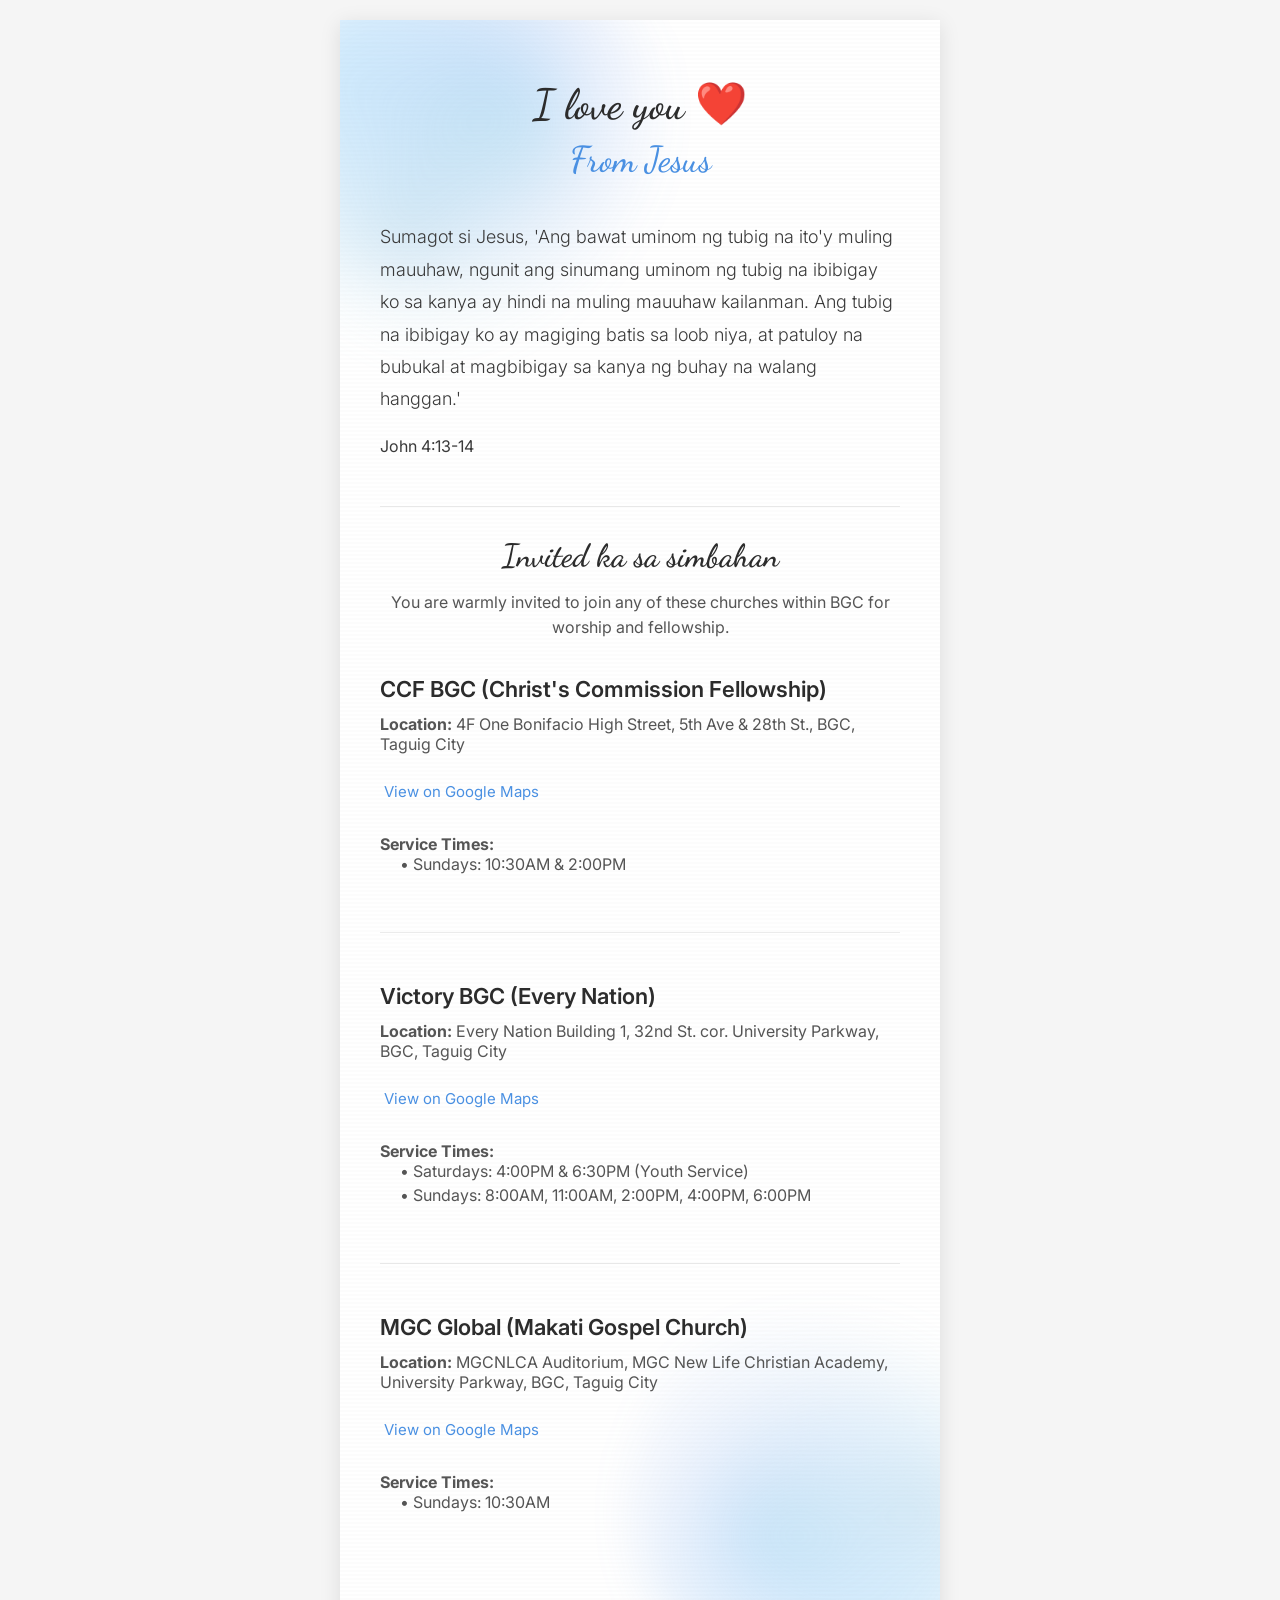
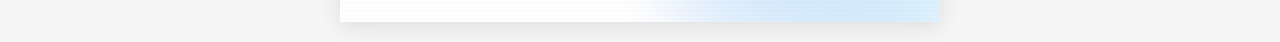
<file: index.html>
<!DOCTYPE html>
<html lang="en">
<head>
    <meta charset="UTF-8">
    <meta name="viewport" content="width=device-width, initial-scale=1.0">
    <meta http-equiv="refresh" content="0; url=/living-waters-2025/">
    <title>Redirecting...</title>
    <script>
        window.location.href = '/living-waters-2025/';
    </script>
</head>
<body>
    <p>If you are not redirected automatically, <a href="/living-waters-2025/">click here</a>.</p>
</body>
</html>
</file>
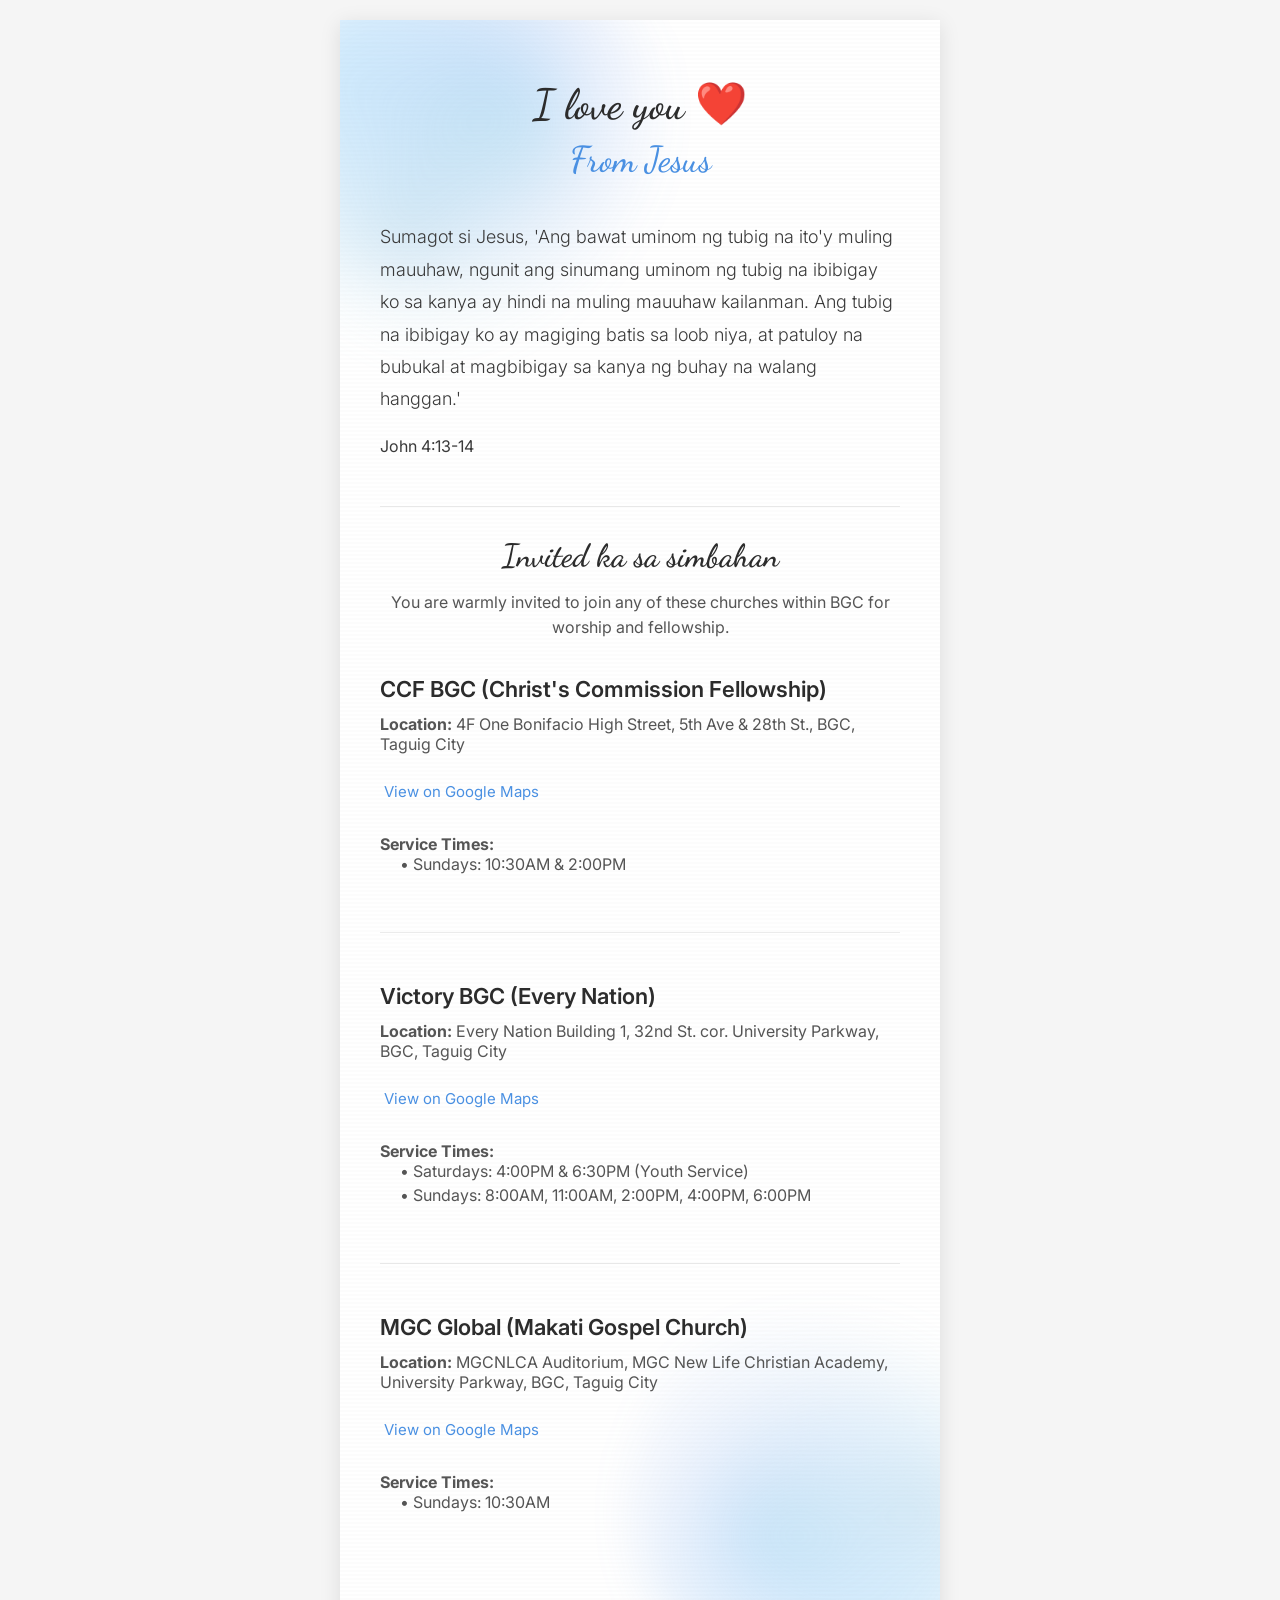
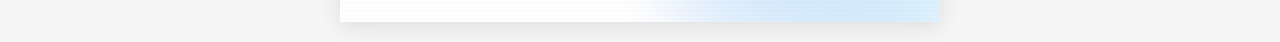
<file: living-waters-2025/index.html>
<!DOCTYPE html>
<html lang="en">
<head>
    <meta charset="UTF-8">
    <meta name="viewport" content="width=device-width, initial-scale=1.0">
    <!-- Google Tag Manager -->
    <script>(function(w,d,s,l,i){w[l]=w[l]||[];w[l].push({'gtm.start':
    new Date().getTime(),event:'gtm.js'});var f=d.getElementsByTagName(s)[0],
    j=d.createElement(s),dl=l!='dataLayer'?'&l='+l:'';j.async=true;j.src=
    'https://www.googletagmanager.com/gtm.js?id='+i+dl;f.parentNode.insertBefore(j,f);
    })(window,document,'script','dataLayer','GTM-WXQMTPVP');</script>
    <!-- End Google Tag Manager -->
    <title>Living Waters</title>
    <link href="https://fonts.googleapis.com/css2?family=Dancing+Script:wght@400;600;700&family=Inter:wght@300;400;500&display=swap" rel="stylesheet">
    <link rel="stylesheet" href="style.css?v=b4420a49">
</head>
<body>
    <!-- Google Tag Manager (noscript) -->
    <noscript><iframe src="https://www.googletagmanager.com/ns.html?id=GTM-WXQMTPVP"
    height="0" width="0" style="display:none;visibility:hidden"></iframe></noscript>
    <!-- End Google Tag Manager (noscript) -->
    <div class="card">
        <!-- Watercolor Effects -->
        <div class="watercolor-top-left"></div>
        <div class="watercolor-bottom-right"></div>

        <div class="content">
            <!-- Header -->
            <div class="header">
                <div class="love-message">I love you ❤️</div>
                <div class="from-jesus">From Jesus</div>
            </div>

            <!-- Bible Verse -->
            <div class="bible-verse">
                Sumagot si Jesus, 'Ang bawat uminom ng tubig na ito'y muling mauuhaw, ngunit ang sinumang uminom ng tubig na ibibigay ko sa kanya ay hindi na muling mauuhaw kailanman. Ang tubig na ibibigay ko ay magiging batis sa loob niya, at patuloy na bubukal at magbibigay sa kanya ng buhay na walang hanggan.'
            </div>

            <div class="bible-reference">John 4:13-14</div>

            <!-- Invitation Section -->
            <div class="invitation-section">
                <div class="invitation-title">Invited ka sa simbahan</div>
                <div class="invitation-message">You are warmly invited to join any of these churches within BGC for worship and fellowship.</div>

                <!-- CCF BGC -->
                <div class="church-info">
                    <div class="church-name">CCF BGC (Christ's Commission Fellowship)</div>
                    <div class="church-location"><strong>Location:</strong> 4F One Bonifacio High Street, 5th Ave & 28th St., BGC, Taguig City</div>
                    <a href="https://maps.app.goo.gl/MPWqcH6C524hwWSC8" class="church-website" target="_blank">View on Google Maps</a>
                    <div class="service-times">
                        <strong>Service Times:</strong>
                        <div class="service-time-item">• Sundays: 10:30AM & 2:00PM</div>
                    </div>
                </div>

                <!-- Victory BGC -->
                <div class="church-info">
                    <div class="church-name">Victory BGC (Every Nation)</div>
                    <div class="church-location"><strong>Location:</strong> Every Nation Building 1, 32nd St. cor. University Parkway, BGC, Taguig City</div>
                    <a href="https://maps.app.goo.gl/6CkFiPifAY21vjyG9" class="church-website" target="_blank">View on Google Maps</a>
                    <div class="service-times">
                        <strong>Service Times:</strong>
                        <div class="service-time-item">• Saturdays: 4:00PM & 6:30PM (Youth Service)</div>
                        <div class="service-time-item">• Sundays: 8:00AM, 11:00AM, 2:00PM, 4:00PM, 6:00PM</div>
                    </div>
                </div>

                <!-- MGC Global -->
                <div class="church-info">
                    <div class="church-name">MGC Global (Makati Gospel Church)</div>
                    <div class="church-location"><strong>Location:</strong> MGCNLCA Auditorium, MGC New Life Christian Academy, University Parkway, BGC, Taguig City</div>
                    <a href="https://maps.app.goo.gl/DD36jeVDL77au9478" class="church-website" target="_blank">View on Google Maps</a>
                    <div class="service-times">
                        <strong>Service Times:</strong>
                        <div class="service-time-item">• Sundays: 10:30AM</div>
                    </div>
                </div>
            </div>
        </div>
    </div>
</body>
</html>
</file>
<file: living-waters-2025/style.css>
* {
    margin: 0;
    padding: 0;
    box-sizing: border-box;
}

body {
    font-family: 'Inter', sans-serif;
    background: #f5f5f5;
    display: flex;
    justify-content: center;
    align-items: center;
    min-height: 100vh;
    padding: 20px;
}

.card {
    width: 100%;
    max-width: 600px;
    background: #ffffff;
    background-image: 
        repeating-linear-gradient(
            0deg,
            transparent,
            transparent 2px,
            rgba(0, 0, 0, 0.01) 2px,
            rgba(0, 0, 0, 0.01) 4px
        );
    position: relative;
    padding: 40px 25px;
    box-shadow: 0 4px 20px rgba(0, 0, 0, 0.1);
    overflow: hidden;
}

/* Watercolor droplets - Top Left */
.watercolor-top-left {
    position: absolute;
    top: -60px;
    left: -60px;
    width: 300px;
    height: 300px;
    background: 
        radial-gradient(ellipse at 25% 25%, rgba(135, 206, 250, 0.5) 0%, rgba(135, 206, 250, 0.3) 25%, transparent 60%),
        radial-gradient(ellipse at 60% 40%, rgba(100, 149, 237, 0.4) 0%, rgba(100, 149, 237, 0.2) 30%, transparent 65%),
        radial-gradient(ellipse at 40% 60%, rgba(173, 216, 230, 0.35) 0%, transparent 55%);
    border-radius: 45% 55% 60% 40% / 50% 45% 55% 50%;
    filter: blur(25px);
    opacity: 0.7;
    transform: rotate(-15deg);
}

.watercolor-top-left::before {
    content: '';
    position: absolute;
    top: 120px;
    left: 140px;
    width: 180px;
    height: 160px;
    background: 
        radial-gradient(ellipse, rgba(176, 224, 230, 0.45) 0%, rgba(176, 224, 230, 0.25) 40%, transparent 75%),
        radial-gradient(ellipse at 70% 30%, rgba(135, 206, 250, 0.3) 0%, transparent 60%);
    border-radius: 50% 40% 60% 30% / 45% 55% 50% 45%;
    filter: blur(20px);
    transform: rotate(20deg);
}

.watercolor-top-left::after {
    content: '';
    position: absolute;
    top: 200px;
    left: 60px;
    width: 140px;
    height: 120px;
    background: 
        radial-gradient(ellipse, rgba(173, 216, 230, 0.4) 0%, rgba(173, 216, 230, 0.2) 35%, transparent 70%),
        radial-gradient(ellipse at 30% 70%, rgba(176, 196, 222, 0.3) 0%, transparent 55%);
    border-radius: 60% 40% 50% 50% / 50% 60% 40% 50%;
    filter: blur(18px);
    transform: rotate(-25deg);
}

/* Watercolor droplets - Bottom Right */
.watercolor-bottom-right {
    position: absolute;
    bottom: -50px;
    right: -50px;
    width: 280px;
    height: 280px;
    background: 
        radial-gradient(ellipse at 75% 75%, rgba(135, 206, 250, 0.45) 0%, rgba(135, 206, 250, 0.25) 30%, transparent 65%),
        radial-gradient(ellipse at 40% 60%, rgba(100, 149, 237, 0.35) 0%, rgba(100, 149, 237, 0.15) 35%, transparent 70%),
        radial-gradient(ellipse at 80% 40%, rgba(173, 216, 230, 0.3) 0%, transparent 60%);
    border-radius: 55% 45% 50% 50% / 45% 55% 50% 50%;
    filter: blur(22px);
    opacity: 0.65;
    transform: rotate(20deg);
}

.watercolor-bottom-right::before {
    content: '';
    position: absolute;
    bottom: 90px;
    right: 120px;
    width: 160px;
    height: 140px;
    background: 
        radial-gradient(ellipse, rgba(176, 224, 230, 0.4) 0%, rgba(176, 224, 230, 0.2) 40%, transparent 75%),
        radial-gradient(ellipse at 30% 70%, rgba(135, 206, 250, 0.3) 0%, transparent 65%);
    border-radius: 40% 60% 50% 50% / 55% 45% 55% 45%;
    filter: blur(18px);
    transform: rotate(-15deg);
}

.watercolor-bottom-right::after {
    content: '';
    position: absolute;
    bottom: 160px;
    right: 50px;
    width: 120px;
    height: 110px;
    background: 
        radial-gradient(ellipse, rgba(173, 216, 230, 0.35) 0%, rgba(173, 216, 230, 0.18) 35%, transparent 70%),
        radial-gradient(ellipse at 70% 30%, rgba(176, 196, 222, 0.25) 0%, transparent 60%);
    border-radius: 50% 50% 60% 40% / 50% 50% 45% 55%;
    filter: blur(15px);
    transform: rotate(25deg);
}

.content {
    position: relative;
    z-index: 1;
}

/* Header Section */
.header {
    text-align: center;
    margin-bottom: 30px;
}

.love-message {
    font-family: 'Dancing Script', cursive;
    font-size: 36px;
    font-weight: 600;
    color: #2c2c2c;
    margin-bottom: 8px;
    line-height: 1.2;
}

.from-jesus {
    font-family: 'Dancing Script', cursive;
    font-size: 30px;
    font-weight: 500;
    color: #4A90E2;
    margin-bottom: 0;
}

/* Bible Verse Section */
.bible-verse {
    color: #3a3a3a;
    font-size: 16px;
    line-height: 1.8;
    margin-bottom: 20px;
    text-align: left;
    font-weight: 300;
}

.bible-reference {
    color: #3a3a3a;
    font-size: 16px;
    margin-bottom: 40px;
    text-align: left;
    font-weight: 400;
}

/* Invitation Section */
.invitation-section {
    margin-top: 40px;
    padding-top: 25px;
    border-top: 1px solid rgba(0, 0, 0, 0.08);
}

.invitation-title {
    font-family: 'Dancing Script', cursive;
    font-size: 28px;
    color: #2c2c2c;
    text-align: center;
    margin-bottom: 15px;
    font-weight: 600;
}

.invitation-message {
    font-size: 16px;
    color: #555;
    text-align: center;
    margin-bottom: 35px;
    font-weight: 400;
    line-height: 1.6;
}

.church-info {
    margin-bottom: 50px;
    padding-bottom: 50px;
    border-bottom: 1px solid rgba(0, 0, 0, 0.08);
}

.church-info:last-child {
    border-bottom: none;
    padding-bottom: 0;
}

.church-name {
    font-size: 22px;
    font-weight: 600;
    color: #2c2c2c;
    margin-bottom: 12px;
}

.church-location {
    font-size: 16px;
    color: #555;
    margin-bottom: 8px;
    font-weight: 400;
}

.service-times {
    font-size: 16px;
    color: #555;
    margin-top: 20px;
    margin-bottom: 8px;
}

.service-time-item {
    margin-left: 20px;
    margin-bottom: 4px;
}

.church-contact {
    font-size: 15px;
    color: #666;
    margin-top: 8px;
    font-style: italic;
}

.church-website {
    font-size: 15px;
    color: #4A90E2;
    margin-top: 8px;
    text-decoration: none;
    display: inline-block;
    min-height: 44px;
    line-height: 44px;
    padding: 0 4px;
}

.church-website:hover {
    text-decoration: underline;
}

.church-note {
    font-size: 14px;
    color: #4A90E2;
    margin-top: 8px;
    font-style: italic;
}

/* Mobile-first: Base styles are for mobile, enhance for larger screens */
@media (min-width: 641px) {
    .card {
        padding: 60px 40px;
    }
    .header {
        margin-bottom: 40px;
    }
    .love-message {
        font-size: 42px;
    }
    .from-jesus {
        font-size: 36px;
    }
    .bible-verse {
        font-size: 18px;
    }
    .invitation-title {
        font-size: 32px;
    }
    .invitation-section {
        margin-top: 50px;
        padding-top: 30px;
    }
    .watercolor-top-left {
        top: -80px;
        left: -80px;
        width: 400px;
        height: 400px;
    }
    .watercolor-bottom-right {
        bottom: -70px;
        right: -70px;
        width: 380px;
        height: 380px;
    }
}

@media print {
    body {
        background: white;
        padding: 0;
    }
    .card {
        box-shadow: none;
        max-width: 100%;
    }
}
</file>
